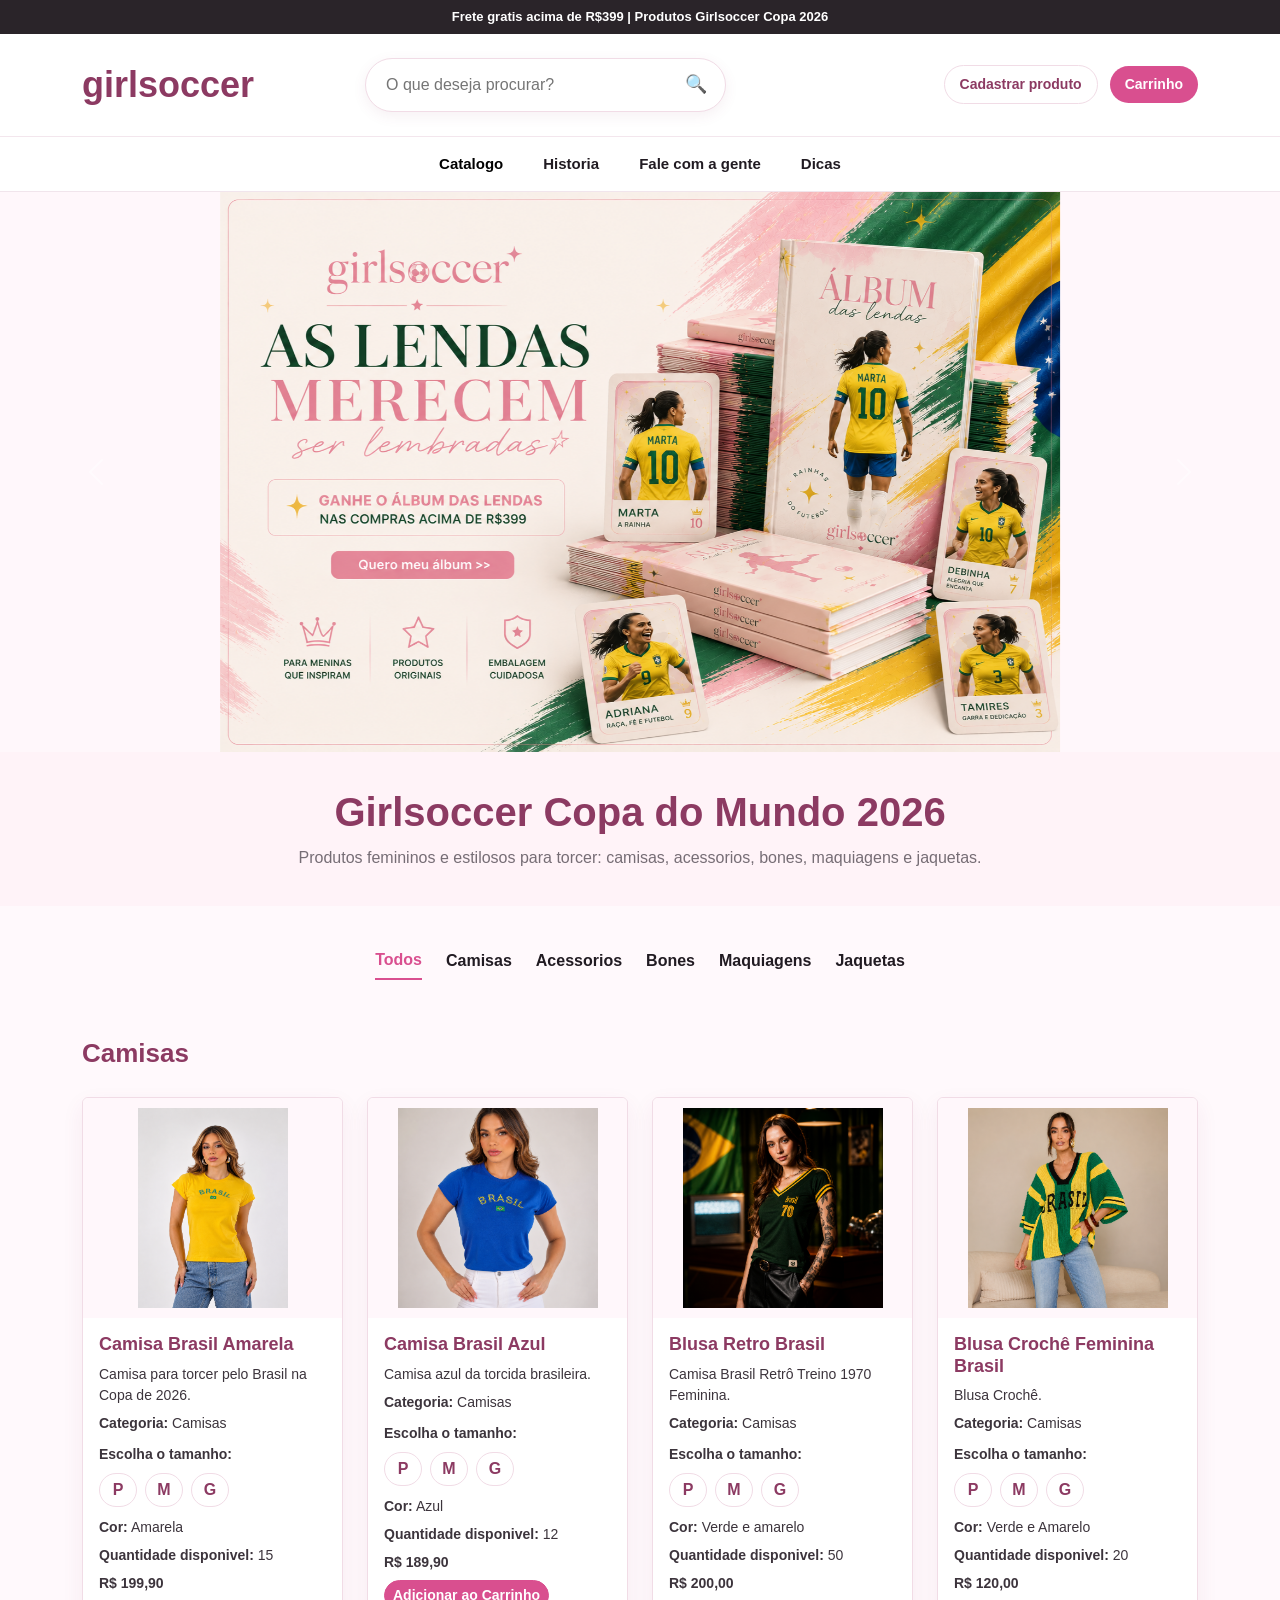
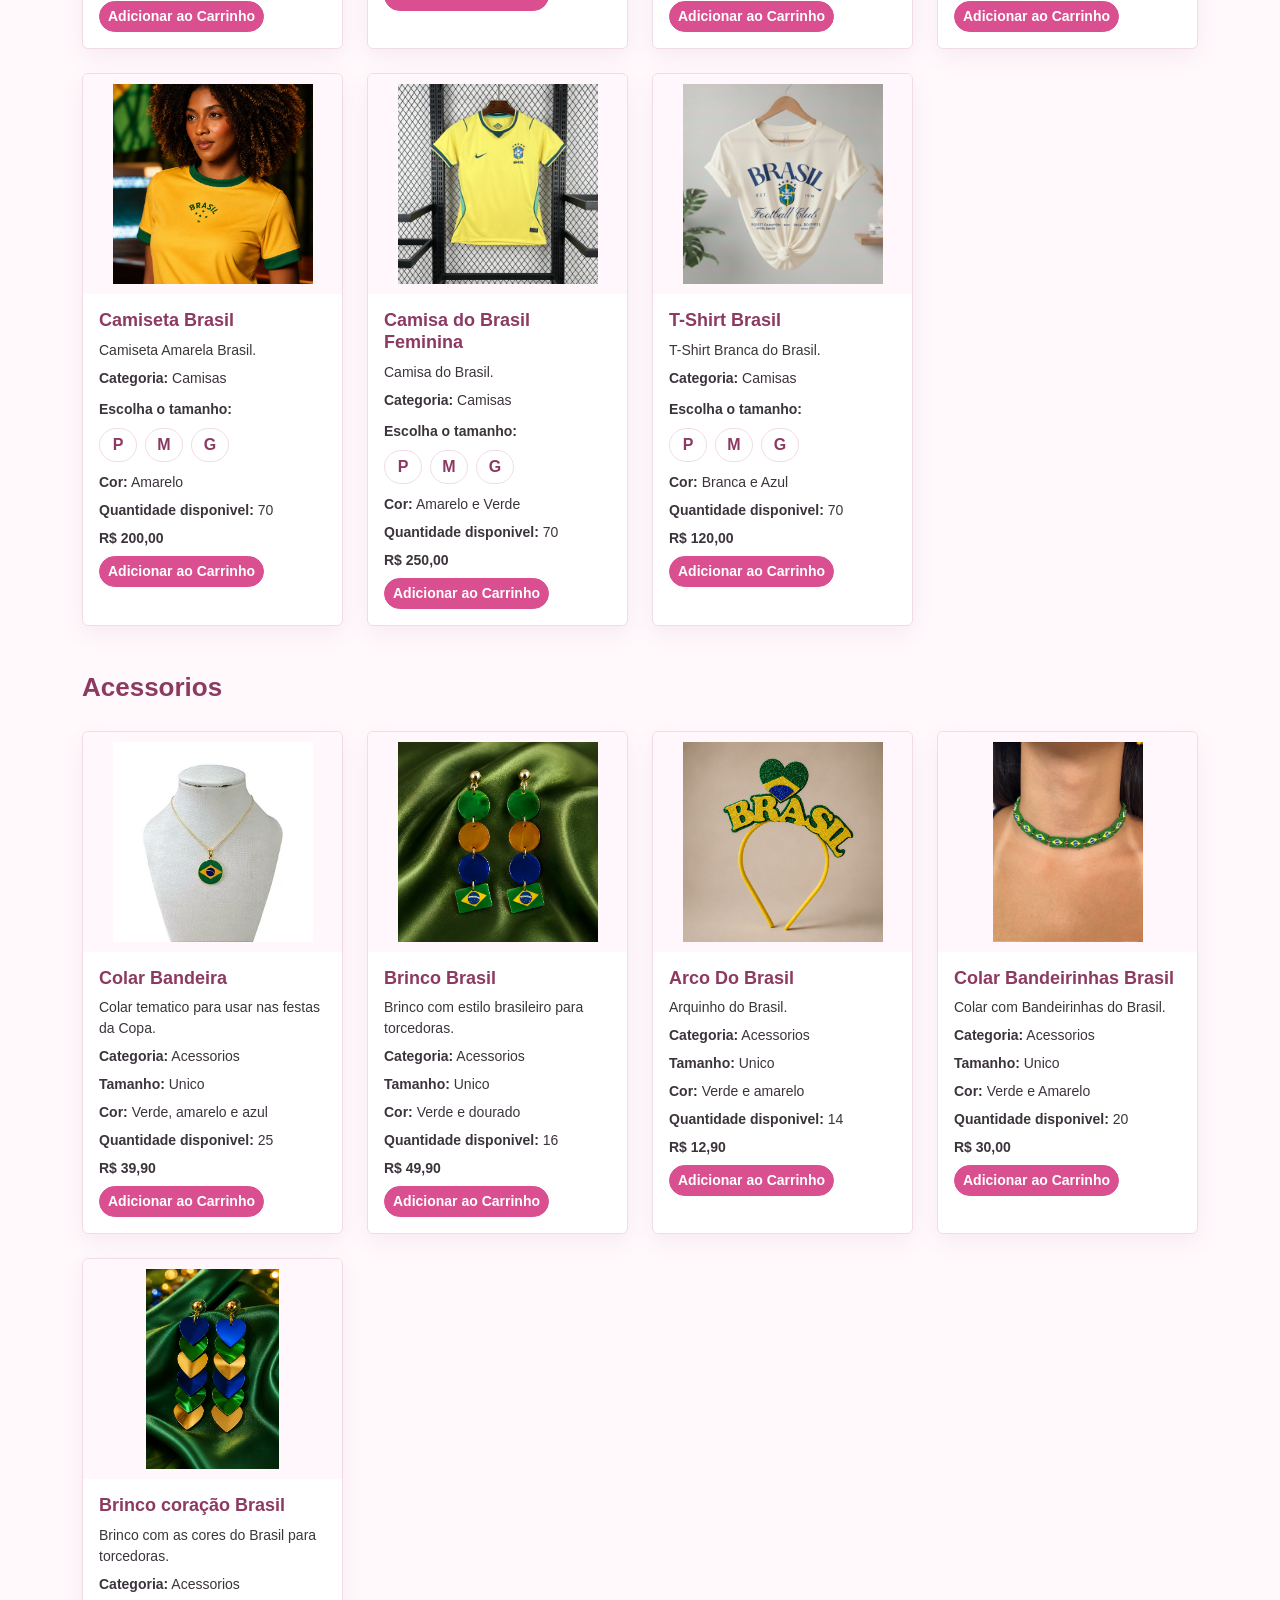
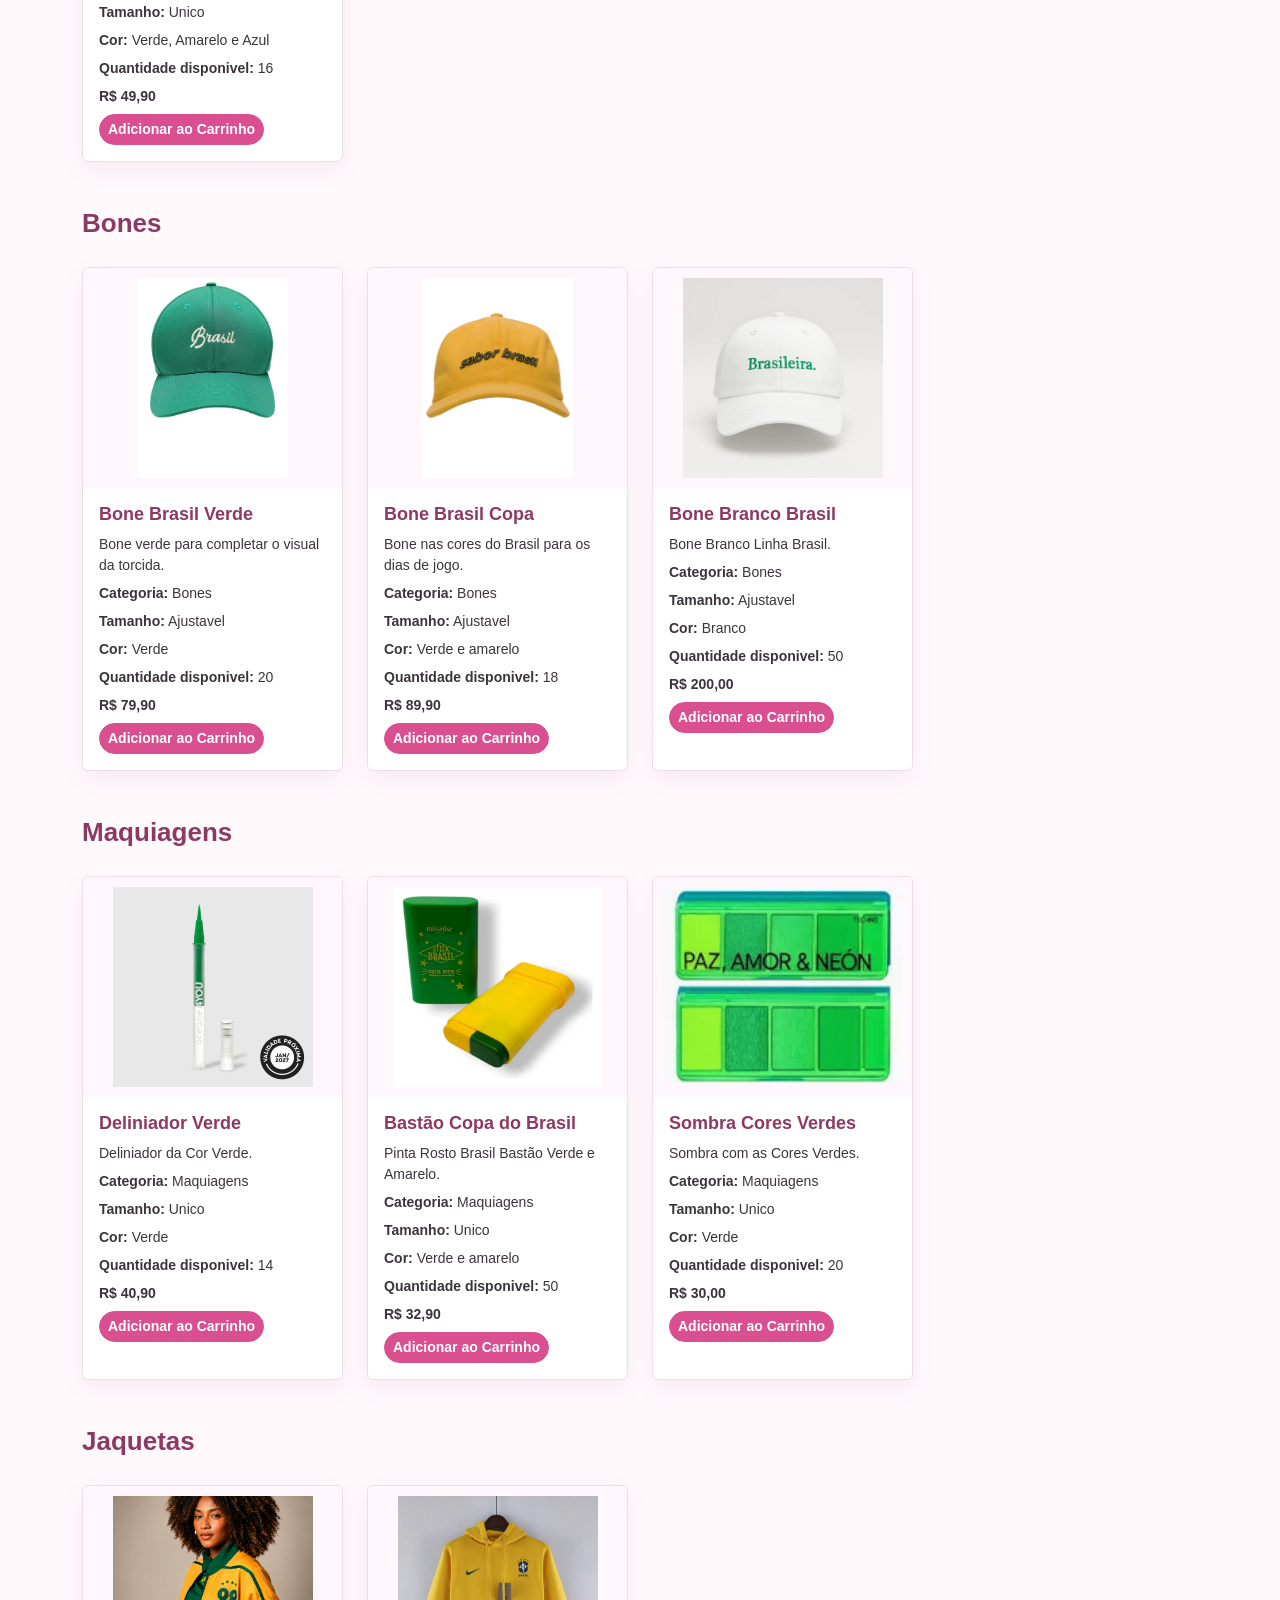
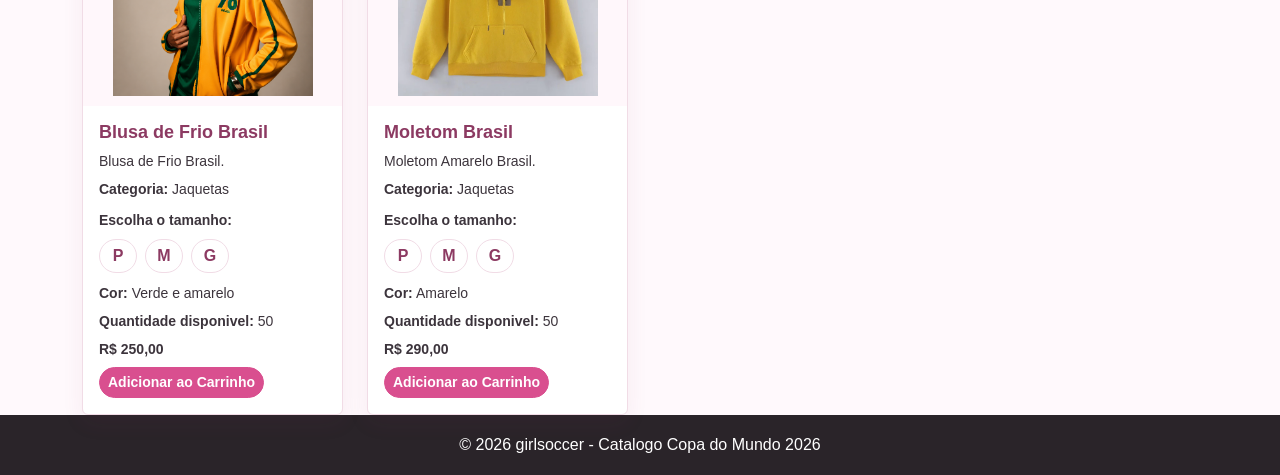
<file: index.html>
<!DOCTYPE html>
<html lang="pt-BR">

<head>
  <meta charset="UTF-8">
  <meta name="viewport" content="width=device-width, initial-scale=1.0">
  <title>Girlsoccer | Catalogo Copa 2026</title>

  <link href="https://cdn.jsdelivr.net/npm/bootstrap@5.3.3/dist/css/bootstrap.min.css" rel="stylesheet">
  <link rel="stylesheet" href="assets/css/styles.css">
</head>

<body>
  <header>
    <div class="topo-frete">
      Frete gratis acima de R$399 | Produtos Girlsoccer Copa 2026
    </div>

    <div class="cabecalho-loja">
      <div class="container">
        <div class="row align-items-center g-3">
          <div class="col-lg-3 text-center text-lg-start">
            <a class="logo-loja" href="index.html">Girlsoccer</a>
          </div>

          <div class="col-lg-4">
            <div class="caixa-busca">
              <input type="text" id="pesquisa" placeholder="O que deseja procurar?">
              <button type="button" onclick="mostrarProdutos()">🔍</button>
            </div>
          </div>

          <div class="col-lg-5">
            <div class="atalhos">
              <a href="cadastro.html" class="atalho-cadastro">Cadastrar produto</a>
              <button class="atalho-carrinho" type="button" data-bs-toggle="offcanvas" data-bs-target="#carrinhoLateral">
                Carrinho
              </button>
            </div>
          </div>
        </div>
      </div>
    </div>

    <nav class="navbar navbar-expand-lg navbar-light menu">
      <div class="container">
        <button class="navbar-toggler" type="button" data-bs-toggle="collapse" data-bs-target="#menuSite">
          <span class="navbar-toggler-icon"></span>
        </button>

        <div class="collapse navbar-collapse" id="menuSite">
          <ul class="navbar-nav mx-auto gap-lg-4">
            <li class="nav-item"><a class="nav-link active" href="index.html">Catalogo</a></li>
            <li class="nav-item"><a class="nav-link" href="menu1.html">Historia</a></li>
            <li class="nav-item"><a class="nav-link" href="menu2.html">Fale com a gente</a></li>
            <li class="nav-item"><a class="nav-link" href="menu3.html">Dicas</a></li>
          </ul>
        </div>
      </div>
    </nav>
  </header>

  <main>
    <section>
      <div id="carrosselBanner" class="carousel slide" data-bs-ride="carousel">
        <div class="carousel-inner">
          <div class="carousel-item active">
            <img src="assets/img/banner.png" class="d-block w-100 banner-img" alt="Banner Copa 2026">
          </div>
          <div class="carousel-item">
            <img src="assets/img/banner2.png" class="d-block w-100 banner-img" alt="Banner produtos Copa 2026">
          </div>
        </div>

      
        <button class="carousel-control-prev" type="button" data-bs-target="#carrosselBanner" data-bs-slide="prev">
          <span class="carousel-control-prev-icon"></span>
        </button>

        <button class="carousel-control-next" type="button" data-noq eu desejo rrosselBanner" data-bs-slide="next">
          <span class="carousel-control-next-icon"></span>
        </button>
      </div>
    </section>

    <section class="titulo">
      <div class="container">
        <h1>Girlsoccer Copa do Mundo 2026</h1>
        <p>Produtos femininos e estilosos para torcer: camisas, acessorios, bones, maquiagens e jaquetas.</p>
      </div>
    </section>

    <section class="container my-4">
      <div class="filtros-categorias">
        <button class="filtro-palavra ativo" data-categoria="todos">Todos</button>
        <button class="filtro-palavra" data-categoria="Camisas">Camisas</button>
        <button class="filtro-palavra" data-categoria="Acessorios">Acessorios</button>
        <button class="filtro-palavra" data-categoria="Bones">Bones</button>
        <button class="filtro-palavra" data-categoria="Maquiagens">Maquiagens</button>
        <button class="filtro-palavra" data-categoria="Jaquetas">Jaquetas</button>
      </div>
    </section>

    <section class="container">
      <div id="listaProdutos" class="row g-4"></div>
    </section>
  </main>

  <div class="offcanvas offcanvas-end" tabindex="-1" id="carrinhoLateral">
    <div class="offcanvas-header">
      <h2 class="offcanvas-title">Meu carrinho</h2>
      <button type="button" class="btn-close" data-bs-dismiss="offcanvas"></button>
    </div>
    <div class="offcanvas-body">
      <div class="carrinho">
        <div id="listaCarrinho"></div>

        <div class="checkout-carrinho">
          <div class="resumo-pedido">
            <h3>Resumo do pedido</h3>
            <div class="linha-resumo">
              <span>Subtotal</span>
              <strong id="subtotalCarrinho">R$ 0,00</strong>
            </div>
            <div class="linha-total">
              <span>Total do pedido</span>
              <strong id="total">R$ 0,00</strong>
            </div>
            <small>ou 6x sem juros no cartao de credito</small>
          </div>
        </div>

        <button class="btn btn-danger" onclick="limparCarrinho()">Limpar carrinho</button>
        <div id="paypal-button-container" class="mt-3"></div>
      </div>
    </div>
  </div>

  <footer>
    <p>&copy; 2026 girlsoccer - Catalogo Copa do Mundo 2026</p>
  </footer>

  <script src="https://cdn.jsdelivr.net/npm/bootstrap@5.3.3/dist/js/bootstrap.bundle.min.js"></script>
  <script src="https://www.paypal.com/sdk/js?client-id=test&currency=BRL"></script>
  <script src="assets/js/script.js"></script>
</body>

</html>
</file>
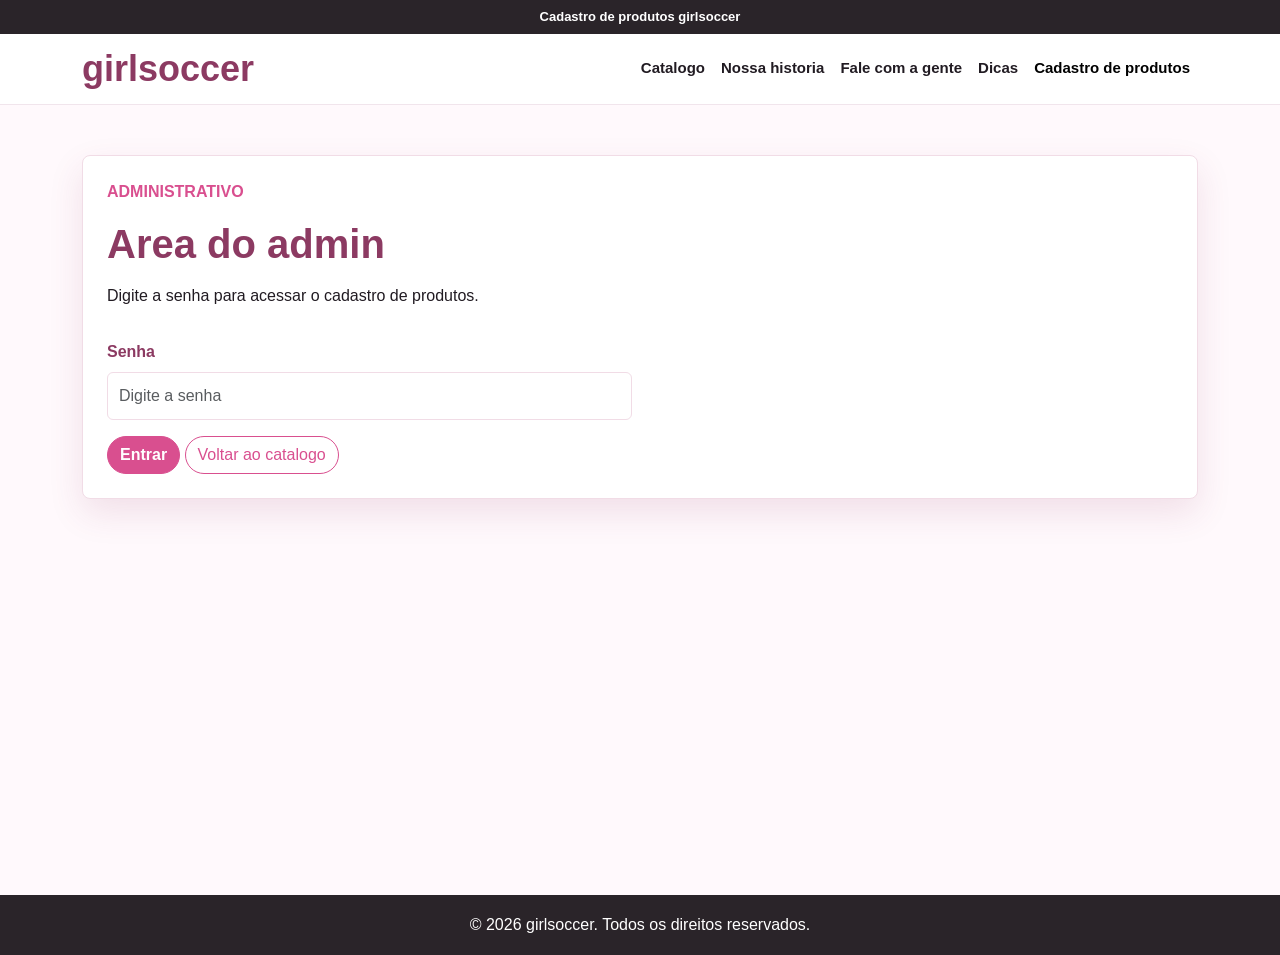
<file: cadastro.html>
<!DOCTYPE html>
<html lang="pt-BR">

<head>
  <meta charset="UTF-8">
  <meta name="viewport" content="width=device-width, initial-scale=1.0">
  <title>Cadastro de Produtos | girlsoccer</title>
  <link href="https://cdn.jsdelivr.net/npm/bootstrap@5.3.3/dist/css/bootstrap.min.css" rel="stylesheet">
  <link rel="stylesheet" href="assets/css/styles.css">
</head>

<body>
  <header>
    <div class="topo-frete">
      Cadastro de produtos girlsoccer
    </div>

    <nav class="navbar navbar-expand-lg navbar-light menu">
      <div class="container">
        <a class="logo-loja" href="index.html">girlsoccer</a>
        <button class="navbar-toggler" type="button" data-bs-toggle="collapse" data-bs-target="#menuPrincipal"
          aria-controls="menuPrincipal" aria-expanded="false" aria-label="Abrir menu">
          <span class="navbar-toggler-icon"></span>
        </button>
        <div class="collapse navbar-collapse" id="menuPrincipal">
          <ul class="navbar-nav ms-auto">
            <li class="nav-item"><a class="nav-link" href="index.html">Catalogo</a></li>
            <li class="nav-item"><a class="nav-link" href="menu1.html">Nossa historia</a></li>
            <li class="nav-item"><a class="nav-link" href="menu2.html">Fale com a gente</a></li>
            <li class="nav-item"><a class="nav-link" href="menu3.html">Dicas</a></li>
            <li class="nav-item"><a class="nav-link active" href="cadastro.html">Cadastro de produtos</a></li>
          </ul>
        </div>
      </div>
    </nav>
  </header>

  <main class="content-page">
    <div class="container">
      <section class="content-card" id="loginAdmin" aria-labelledby="tituloAdmin">
        <p class="tagline">Administrativo</p>
        <h1 id="tituloAdmin">Area do admin</h1>
        <p class="mt-3">Digite a senha para acessar o cadastro de produtos.</p>

        <form id="formAdmin" class="row g-3 mt-2">
          <div class="col-md-6">
            <label class="form-label" for="senhaAdmin">Senha</label>
            <input class="form-control" id="senhaAdmin" type="password" placeholder="Digite a senha">
          </div>
          <div class="col-12">
            <button class="btn btn-warning fw-bold" type="submit">Entrar</button>
            <a class="btn btn-outline-success" href="index.html">Voltar ao catalogo</a>
          </div>
        </form>
      </section>

      <section class="content-card d-none" id="areaCadastro" aria-labelledby="tituloCadastro">
        <p class="tagline">Administrativo</p>
        <h1 id="tituloCadastro">Cadastro de produtos</h1>
        <p class="mt-3">Cadastre um novo produto. Ele sera salvo no navegador com LocalStorage e aparecera no catalogo.</p>
        <form id="formProduto" class="row g-3 mt-2">
          <div class="col-md-6">
            <label class="form-label" for="nome">Nome do produto</label>
            <input class="form-control" id="nome" type="text" placeholder="Camisa Brasil 2026">
          </div>
          <div class="col-md-6">
            <label class="form-label" for="categoria">Categoria</label>
            <select class="form-select" id="categoria">
              <option>Camisas</option>
              <option>Acessorios</option>
              <option>Bones</option>
              <option>Maquiagens</option>
              <option>Jaquetas</option>
            </select>
          </div>
          <div class="col-md-4">
            <label class="form-label" for="preco">Preco</label>
            <input class="form-control" id="preco" type="number" min="0" step="0.01" placeholder="199.90">
          </div>
          <div class="col-md-4">
            <label class="form-label" for="tamanho">Tamanho</label>
            <input class="form-control" id="tamanho" type="text" placeholder="P, M, G">
          </div>
          <div class="col-md-4">
            <label class="form-label" for="cor">Cor</label>
            <input class="form-control" id="cor" type="text" placeholder="Amarela">
          </div>
          <div class="col-md-6">
            <label class="form-label" for="quantidade">Quantidade disponivel</label>
            <input class="form-control" id="quantidade" type="number" min="0" placeholder="15">
          </div>
          <div class="col-md-6">
            <label class="form-label" for="imagem">Imagem do produto</label>
            <input class="form-control" id="imagem" type="text" placeholder="assets/img/camisa.png">
          </div>
          <div class="col-12">
            <label class="form-label" for="descricao">Descricao</label>
            <textarea class="form-control" id="descricao" rows="4" placeholder="Descricao do produto"></textarea>
          </div>
          <div class="col-12">
            <button class="btn btn-warning fw-bold" type="submit">Salvar produto</button>
            <a class="btn btn-outline-success" href="index.html">Ver catalogo</a>
          </div>
        </form>
      </section>
    </div>
  </main>

  <footer class="site-footer">
    <div class="container">
      <p>&copy; 2026 girlsoccer. Todos os direitos reservados.</p>
    </div>
  </footer>

  <script src="https://cdn.jsdelivr.net/npm/bootstrap@5.3.3/dist/js/bootstrap.bundle.min.js"></script>
  <script src="assets/js/cadastro.js"></script>
</body>

</html>
</file>
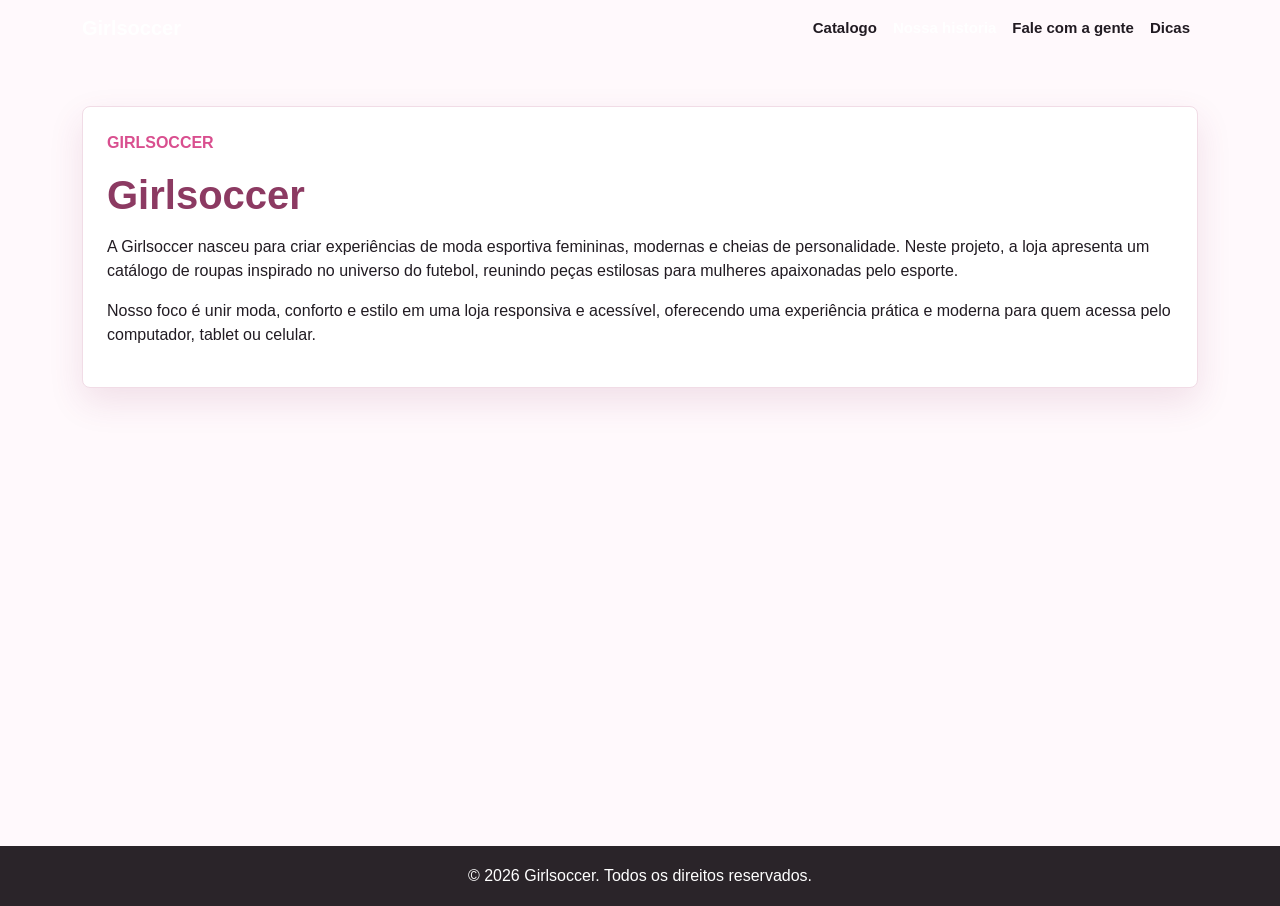
<file: menu1.html>
<!DOCTYPE html>
<html lang="pt-BR">

<head>
  <meta charset="UTF-8">
  <meta name="viewport" content="width=device-width, initial-scale=1.0">
  <title>Nossa Historia | Girlsoccer</title>
  <link href="https://cdn.jsdelivr.net/npm/bootstrap@5.3.3/dist/css/bootstrap.min.css" rel="stylesheet">
  <link rel="stylesheet" href="assets/css/styles.css">
</head>

<body>
  <header class="site-header sticky-top">
    <nav class="navbar navbar-expand-lg navbar-dark">
      <div class="container">
        <a class="navbar-brand fw-bold" href="index.html">Girlsoccer</a>
        <button class="navbar-toggler" type="button" data-bs-toggle="collapse" data-bs-target="#menuPrincipal"
          aria-controls="menuPrincipal" aria-expanded="false" aria-label="Abrir menu">
          <span class="navbar-toggler-icon"></span>
        </button>
        <div class="collapse navbar-collapse" id="menuPrincipal">
          <ul class="navbar-nav ms-auto">
            <li class="nav-item"><a class="nav-link" href="index.html">Catalogo</a></li>
            <li class="nav-item"><a class="nav-link active" href="menu1.html">Nossa historia</a></li>
            <li class="nav-item"><a class="nav-link" href="menu2.html">Fale com a gente</a></li>
            <li class="nav-item"><a class="nav-link" href="menu3.html">Dicas</a></li>
          </ul>
        </div>
      </div>
    </nav>
  </header>

  <main class="content-page">
    <div class="container">
      <section class="content-card">
        <p class="tagline">Girlsoccer</p>
        <h1>Girlsoccer</h1>
        <p class="mt-3">A Girlsoccer nasceu para criar experiências de moda esportiva femininas, modernas e cheias de personalidade. 
          Neste projeto, a loja apresenta um catálogo de roupas inspirado no universo do futebol, reunindo peças estilosas para mulheres apaixonadas pelo esporte.</p>
        <p>Nosso foco é unir moda, conforto e estilo em uma loja responsiva e acessível, oferecendo uma experiência prática e moderna para quem acessa pelo computador, tablet ou celular.
      </section>
    </div>
  </main>

  <footer class="site-footer">
    <div class="container">
      <p>&copy; 2026 Girlsoccer. Todos os direitos reservados.</p>
    </div>
  </footer>

  <script src="https://cdn.jsdelivr.net/npm/bootstrap@5.3.3/dist/js/bootstrap.bundle.min.js"></script>
</body>

</html>
</file>
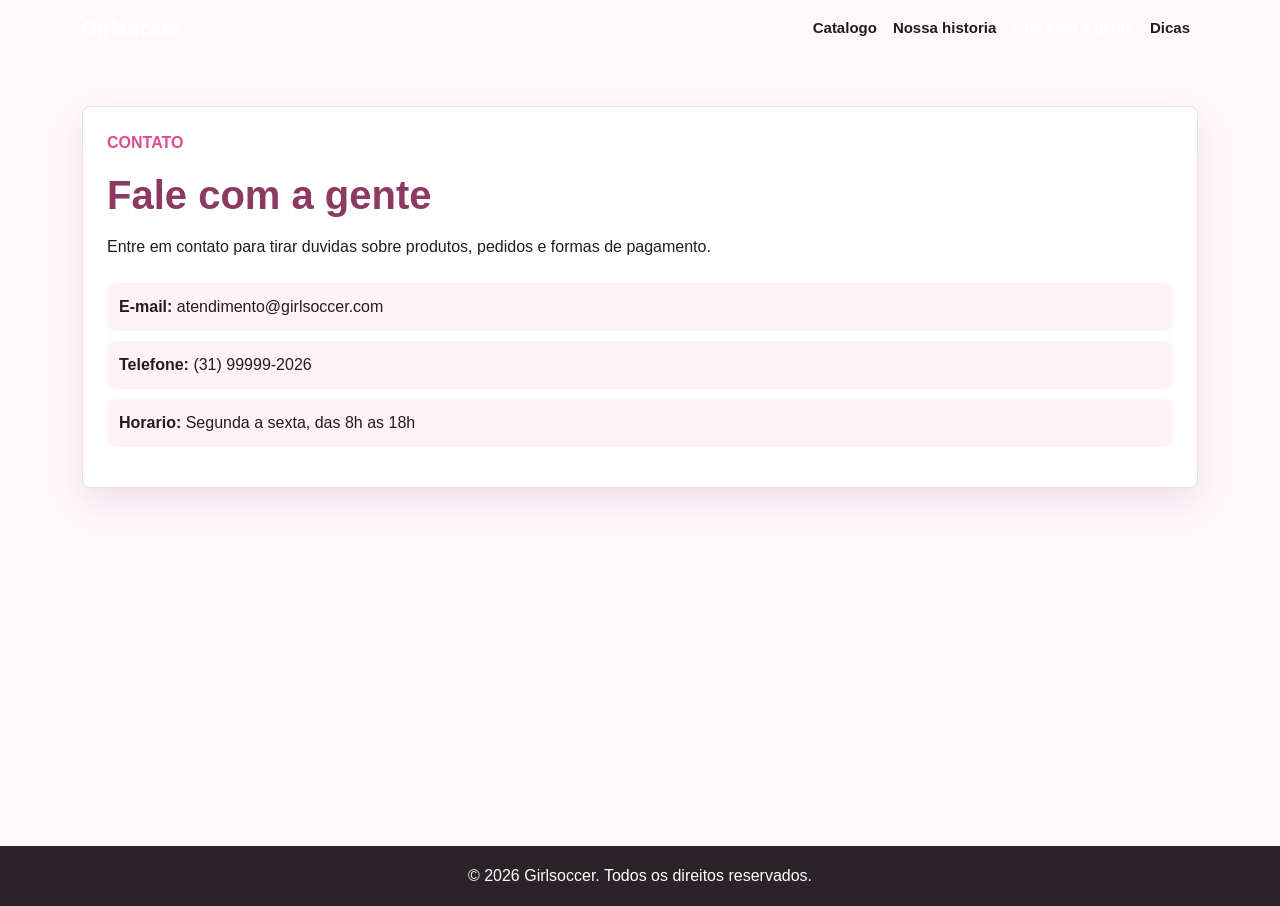
<file: menu2.html>
<!DOCTYPE html>
<html lang="pt-BR">

<head>
  <meta charset="UTF-8">
  <meta name="viewport" content="width=device-width, initial-scale=1.0">
  <title>Fale Com a Gente | Girlsoccer</title>
  <link href="https://cdn.jsdelivr.net/npm/bootstrap@5.3.3/dist/css/bootstrap.min.css" rel="stylesheet">
  <link rel="stylesheet" href="assets/css/styles.css">
</head>

<body>
  <header class="site-header sticky-top">
    <nav class="navbar navbar-expand-lg navbar-dark">
      <div class="container">
        <a class="navbar-brand fw-bold" href="index.html">Girlsoccer</a>
        <button class="navbar-toggler" type="button" data-bs-toggle="collapse" data-bs-target="#menuPrincipal"
          aria-controls="menuPrincipal" aria-expanded="false" aria-label="Abrir menu">
          <span class="navbar-toggler-icon"></span>
        </button>
        <div class="collapse navbar-collapse" id="menuPrincipal">
          <ul class="navbar-nav ms-auto">
            <li class="nav-item"><a class="nav-link" href="index.html">Catalogo</a></li>
            <li class="nav-item"><a class="nav-link" href="menu1.html">Nossa historia</a></li>
            <li class="nav-item"><a class="nav-link active" href="menu2.html">Fale com a gente</a></li>
            <li class="nav-item"><a class="nav-link" href="menu3.html">Dicas</a></li>
          </ul>
        </div>
      </div>
    </nav>
  </header>

  <main class="content-page">
    <div class="container">
      <section class="content-card">
        <p class="tagline">Contato</p>
        <h1>Fale com a gente</h1>
        <p class="mt-3">Entre em contato para tirar duvidas sobre produtos, pedidos e formas de pagamento.</p>
        <ul class="contact-list mt-4">
          <li><strong>E-mail:</strong> atendimento@girlsoccer.com</li>
          <li><strong>Telefone:</strong> (31) 99999-2026</li>
          <li><strong>Horario:</strong> Segunda a sexta, das 8h as 18h</li>
        </ul>
      </section>
    </div>
  </main>

  <footer class="site-footer">
    <div class="container">
      <p>&copy; 2026 Girlsoccer. Todos os direitos reservados.</p>
    </div>
  </footer>

  <script src="https://cdn.jsdelivr.net/npm/bootstrap@5.3.3/dist/js/bootstrap.bundle.min.js"></script>
</body>

</html>
</file>
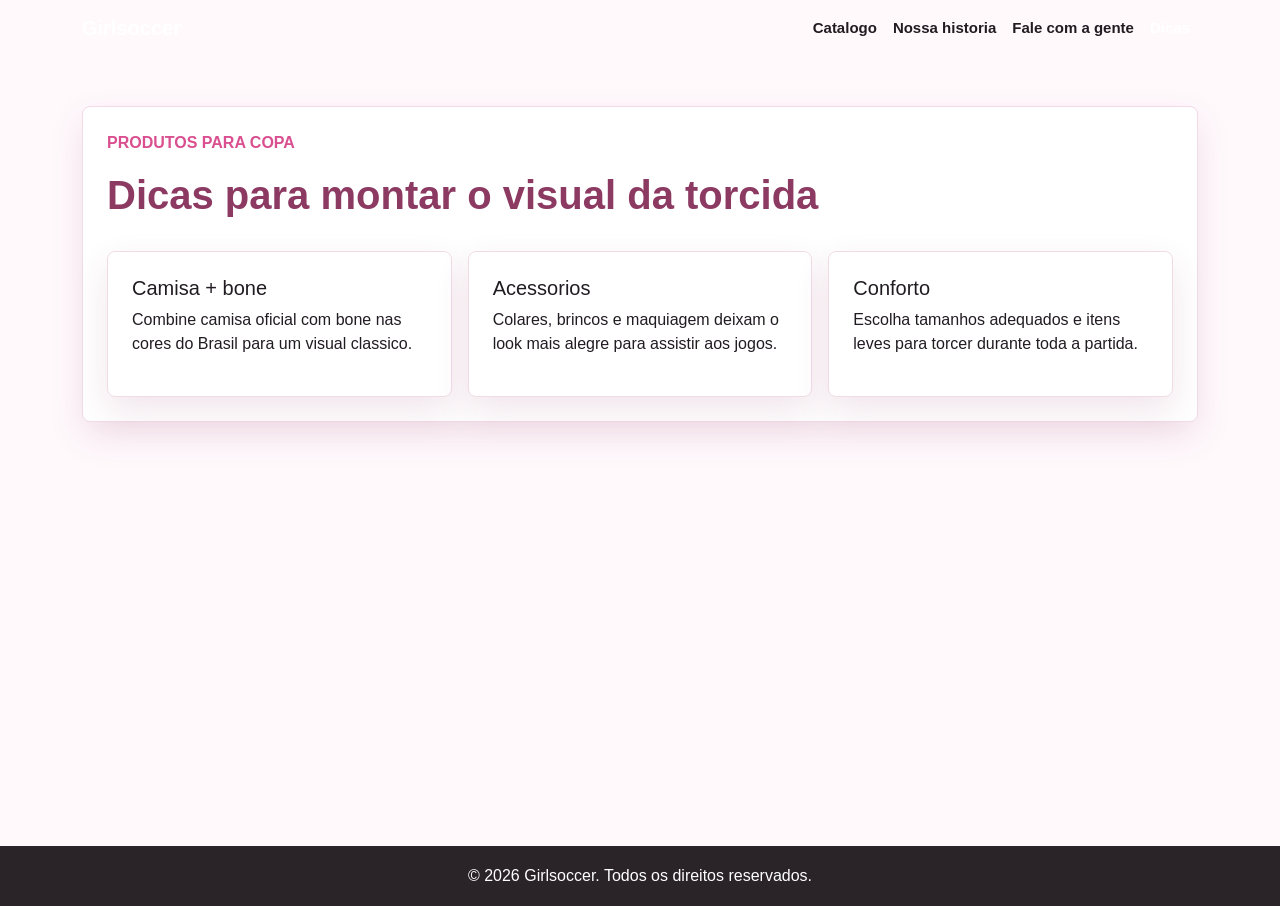
<file: menu3.html>
<!DOCTYPE html>
<html lang="pt-BR">

<head>
  <meta charset="UTF-8">
  <meta name="viewport" content="width=device-width, initial-scale=1.0">
  <title>Dicas Copa 2026 | Girlsoccer</title>
  <link href="https://cdn.jsdelivr.net/npm/bootstrap@5.3.3/dist/css/bootstrap.min.css" rel="stylesheet">
  <link rel="stylesheet" href="assets/css/styles.css">
</head>

<body>
  <header class="site-header sticky-top">
    <nav class="navbar navbar-expand-lg navbar-dark">
      <div class="container">
        <a class="navbar-brand fw-bold" href="index.html">Girlsoccer</a>
        <button class="navbar-toggler" type="button" data-bs-toggle="collapse" data-bs-target="#menuPrincipal"
          aria-controls="menuPrincipal" aria-expanded="false" aria-label="Abrir menu">
          <span class="navbar-toggler-icon"></span>
        </button>
        <div class="collapse navbar-collapse" id="menuPrincipal">
          <ul class="navbar-nav ms-auto">
            <li class="nav-item"><a class="nav-link" href="index.html">Catalogo</a></li>
            <li class="nav-item"><a class="nav-link" href="menu1.html">Nossa historia</a></li>
            <li class="nav-item"><a class="nav-link" href="menu2.html">Fale com a gente</a></li>
            <li class="nav-item"><a class="nav-link active" href="menu3.html">Dicas</a></li>
          </ul>
        </div>
      </div>
    </nav>
  </header>

  <main class="content-page">
    <div class="container">
      <section class="content-card">
        <p class="tagline">Produtos para Copa</p>
        <h1>Dicas para montar o visual da torcida</h1>
        <div class="row g-3 mt-3">
          <div class="col-md-4">
            <div class="tip-item h-100">
              <h2 class="h5">Camisa + bone</h2>
              <p>Combine camisa oficial com bone nas cores do Brasil para um visual classico.</p>
            </div>
          </div>
          <div class="col-md-4">
            <div class="tip-item h-100">
              <h2 class="h5">Acessorios</h2>
              <p>Colares, brincos e maquiagem deixam o look mais alegre para assistir aos jogos.</p>
            </div>
          </div>
          <div class="col-md-4">
            <div class="tip-item h-100">
              <h2 class="h5">Conforto</h2>
              <p>Escolha tamanhos adequados e itens leves para torcer durante toda a partida.</p>
            </div>
          </div>
        </div>
      </section>
    </div>
  </main>

  <footer class="site-footer">
    <div class="container">
      <p>&copy; 2026 Girlsoccer. Todos os direitos reservados.</p>
    </div>
  </footer>

  <script src="https://cdn.jsdelivr.net/npm/bootstrap@5.3.3/dist/js/bootstrap.bundle.min.js"></script>
</body>

</html>
</file>
<file: assets/css/styles.css>
:root {
  --rosa: #d94f8f;
  --rosa-claro: #fff3f8;
  --rosa-medio: #f8cfe0;
  --rosa-escuro: #8c3a62;
  --preto: #252226;
  --texto: #211b22;
  --cinza: #766d75;
  --borda: #f1dce6;
  --branco: #ffffff;
}

* {
  box-sizing: border-box;
}

body {
  margin: 0;
  font-family: Arial, Helvetica, sans-serif;
  color: var(--texto);
  background-color: #fff9fc;
}

.topo-frete {
  background-color: #2a2429;
  color: white;
  padding: 7px;
  text-align: center;
  font-size: 13px;
  font-weight: bold;
}

.cabecalho-loja {
  background-color: var(--branco);
  padding: 24px 0;
  border-bottom: 1px solid #f3e6ed;
}

.logo-loja {
  color: var(--rosa-escuro);
  font-size: 36px;
  font-weight: 900;
  text-decoration: none;
  letter-spacing: 0;
  text-transform: lowercase;
}

.logo-loja:hover {
  color: var(--rosa);
}

.caixa-busca {
  display: flex;
  align-items: center;
  overflow: hidden;
  background-color: white;
  border: 1px solid var(--borda);
  border-radius: 40px;
  box-shadow: 0 4px 14px rgba(140, 58, 98, 0.08);
}

.caixa-busca input {
  width: 100%;
  border: 0;
  outline: none;
  padding: 14px 20px;
  background: transparent;
}

.caixa-busca button {
  border: 0;
  background: transparent;
  padding: 0 18px;
  font-size: 18px;
}

.atalhos {
  display: flex;
  justify-content: flex-end;
  align-items: center;
  gap: 12px;
  color: #2d2830;
  font-size: 14px;
}

.atalho-cadastro {
  color: var(--rosa-escuro);
  border: 1px solid var(--borda);
  border-radius: 999px;
  padding: 8px 15px;
  text-decoration: none;
  font-weight: bold;
  background-color: white;
}

.atalho-cadastro:hover {
  color: white;
  background-color: var(--rosa-escuro);
}

.atalho-carrinho {
  border: 0;
  color: white;
  background-color: var(--rosa);
  border-radius: 999px;
  padding: 8px 15px;
  text-decoration: none;
  font-weight: bold;
}

.atalho-carrinho:hover {
  background-color: var(--rosa-escuro);
  color: white;
}

.menu {
  background-color: white;
  border-bottom: 1px solid #f1e5ec;
}

.nav-link {
  color: #211b22;
  font-weight: 700;
  font-size: 15px;
}

.nav-link:hover,
.nav-link.active {
  color: var(--rosa);
}

.carousel {
  background-color: #fff7fb;
  width: 100%;
  overflow: hidden;
}

.banner-img {
  width: 100%;
  height: 560px;
  object-fit: contain;
  object-position: center;
}

.titulo {
  background-color: var(--rosa-claro);
  color: var(--texto);
  padding: 36px 0;
  text-align: center;
}

.titulo h1 {
  margin-bottom: 10px;
  font-weight: 900;
  color: var(--rosa-escuro);
}

.titulo p {
  margin: 0;
  color: var(--cinza);
}

.filtros-categorias {
  display: flex;
  justify-content: center;
  flex-wrap: wrap;
  gap: 24px;
  padding: 12px 0;
}

.filtro-palavra {
  border: 0;
  background: transparent;
  color: #211b22;
  font-size: 16px;
  font-weight: 800;
  padding: 6px 0;
}

.filtro-palavra:hover,
.filtro-palavra.ativo {
  color: var(--rosa);
  border-bottom: 2px solid var(--rosa);
}

.titulo-categoria {
  margin: 22px 0 4px;
  color: var(--rosa-escuro);
  font-size: 26px;
  font-weight: 900;
}

.form-label {
  color: var(--rosa-escuro);
  font-weight: bold;
}

.form-select,
.form-control {
  border: 1px solid var(--borda);
  border-radius: 6px;
  padding: 11px;
  background-color: white;
}

.form-select:focus,
.form-control:focus {
  border-color: var(--rosa);
  box-shadow: 0 0 0 4px rgba(232, 93, 158, 0.18);
}

.card {
  height: 100%;
  overflow: hidden;
  border: 1px solid var(--borda);
  border-radius: 6px;
  background-color: white;
  box-shadow: 0 8px 22px rgba(143, 40, 93, 0.07);
  transition: 0.2s;
}

.card:hover {
  transform: translateY(-2px);
  box-shadow: 0 12px 28px rgba(143, 40, 93, 0.11);
}

.card img {
  height: 220px;
  object-fit: contain;
  background-color: #fff7fb;
  padding: 10px;
}

.card-body {
  padding: 16px;
}

.card-title {
  color: var(--rosa-escuro);
  font-size: 18px;
  font-weight: 800;
}

.card-text,
.card p {
  color: #3c343c;
  font-size: 14px;
  margin-bottom: 7px;
}

.preco {
  color: var(--rosa);
  font-size: 21px;
  font-weight: 800;
}

.seletor-tamanho {
  margin: 10px 0;
}

.seletor-tamanho p {
  margin-bottom: 8px;
}

.opcoes-tamanho {
  display: flex;
  gap: 8px;
  flex-wrap: wrap;
}

.opcao-tamanho input {
  display: none;
}

.opcao-tamanho span {
  display: inline-flex;
  align-items: center;
  justify-content: center;
  min-width: 38px;
  height: 34px;
  border: 1px solid var(--borda);
  border-radius: 999px;
  color: var(--rosa-escuro);
  background-color: white;
  font-weight: 800;
  cursor: pointer;
  transition: 0.2s;
}

.opcao-tamanho span:hover,
.opcao-tamanho input:checked + span {
  color: white;
  border-color: var(--rosa);
  background-color: var(--rosa);
}

.btn-outline-success {
  color: var(--rosa);
  border-color: var(--rosa);
}

.btn-outline-success:hover {
  background-color: var(--rosa);
  border-color: var(--rosa);
}

.btn-warning {
  background-color: var(--rosa);
  border-color: var(--rosa);
  color: white;
  font-weight: bold;
  border-radius: 999px;
}

.btn-outline-success {
  border-radius: 999px;
}

.btn-warning:hover {
  background-color: var(--rosa-escuro);
  border-color: var(--rosa-escuro);
  color: white;
}

#carrinhoLateral {
  width: min(1180px, 96vw);
}

.carrinho {
  background-color: white;
  padding: 0;
}

.carrinho h2 {
  color: var(--rosa-escuro);
  font-weight: 900;
}

#listaCarrinho {
  border: 1px solid #dddddd;
  border-radius: 10px;
  padding: 24px;
}

#listaCarrinho::before {
  content: "Meu carrinho";
  display: block;
  margin-bottom: 20px;
  padding-bottom: 16px;
  border-bottom: 1px solid #dddddd;
  color: black;
  font-size: 20px;
  font-weight: 900;
}

#total {
  color: black;
}

.carrinho-vazio {
  display: grid;
  gap: 6px;
  padding: 20px;
  text-align: center;
  color: var(--cinza);
  background-color: white;
  border: 1px dashed var(--rosa-medio);
  border-radius: 8px;
}

.carrinho-vazio strong {
  color: var(--rosa-escuro);
}

.item-carrinho {
  display: grid;
  grid-template-columns: 120px 1fr auto;
  align-items: center;
  gap: 28px;
  margin-bottom: 0;
  padding: 16px 0;
  background-color: white;
  border: 0;
  border-radius: 0;
}

.item-carrinho img {
  width: 120px;
  height: 120px;
  object-fit: contain;
  padding: 0;
  background-color: #f7f7f7;
  border-radius: 0;
}

.item-carrinho-info {
  display: grid;
  gap: 3px;
}

.item-carrinho-info strong {
  color: black;
}

.item-carrinho-info span {
  color: #4b5563;
  font-size: 14px;
}

.item-carrinho-acoes {
  display: grid;
  grid-template-columns: 90px 140px auto;
  align-items: center;
  gap: 22px;
}

.item-carrinho-acoes strong {
  color: black;
  text-align: right;
  font-size: 17px;
}

.controle-quantidade {
  display: grid;
  grid-template-columns: 30px 32px 30px;
  border: 1px solid #d8d8d8;
  border-radius: 4px;
  overflow: hidden;
}

.controle-quantidade button {
  width: 30px;
  height: 32px;
  border: 0;
  color: #666666;
  background-color: #f2f2f2;
  font-size: 16px;
}

.controle-quantidade input {
  width: 32px;
  height: 32px;
  border: 1px solid #d8d8d8;
  border-top: 0;
  border-bottom: 0;
  border-radius: 4px;
  padding: 0;
  text-align: center;
}

.btn-remover {
  border: 0;
  border-radius: 0;
  padding: 7px 0;
  color: #666666;
  background-color: transparent;
  font-size: 12px;
  font-weight: bold;
}

.btn-remover:hover {
  color: black;
  background-color: transparent;
}

.checkout-carrinho {
  display: grid;
  grid-template-columns: minmax(280px, 520px);
  justify-content: end;
  margin-top: 16px;
}

.resumo-pedido {
  border: 1px solid #dddddd;
  border-radius: 10px;
  padding: 24px;
}

.resumo-pedido h3 {
  margin-bottom: 16px;
  padding-bottom: 12px;
  border-bottom: 1px solid #dddddd;
  color: black;
  font-size: 20px;
  font-weight: 900;
}

.linha-resumo,
.linha-total {
  display: flex;
  justify-content: space-between;
  align-items: center;
  gap: 16px;
  margin-bottom: 14px;
  color: black;
}

.linha-total {
  margin-top: 16px;
  padding-top: 18px;
  border-top: 1px solid #dddddd;
  font-weight: 900;
}

.linha-total strong {
  font-size: 22px;
}

.resumo-pedido small {
  display: block;
  text-align: right;
  color: black;
}

.carrinho .btn-danger {
  width: auto;
  margin-top: 16px;
  border: 0;
  border-radius: 4px;
  padding: 10px 14px;
  background-color: #2a2429;
  font-weight: bold;
}

.carrinho .btn-danger:hover {
  background-color: var(--rosa-escuro);
}

.notificacao-carrinho {
  position: fixed;
  top: 20px;
  right: 20px;
  z-index: 2000;
  width: min(380px, calc(100vw - 32px));
  padding: 22px 24px;
  background-color: white;
  box-shadow: 0 18px 45px rgba(0, 0, 0, 0.25);
  opacity: 0;
  pointer-events: none;
  transform: translateY(-12px);
  transition: 0.2s;
}

.notificacao-carrinho.ativa {
  opacity: 1;
  pointer-events: auto;
  transform: translateY(0);
}

.notificacao-cabecalho {
  display: grid;
  grid-template-columns: auto 1fr auto;
  align-items: center;
  gap: 10px;
  margin-bottom: 24px;
  color: black;
}

.icone-sucesso {
  display: inline-flex;
  align-items: center;
  justify-content: center;
  width: 20px;
  height: 20px;
  color: #168754;
  border: 1px solid #168754;
  border-radius: 50%;
  font-size: 13px;
  font-weight: bold;
}

.notificacao-cabecalho button {
  border: 0;
  background-color: transparent;
  color: black;
  font-size: 34px;
  line-height: 1;
}

.notificacao-produto {
  display: grid;
  grid-template-columns: 100px 1fr;
  gap: 16px;
  margin-bottom: 28px;
}

.notificacao-produto img {
  width: 100px;
  height: 100px;
  object-fit: contain;
  background-color: #f6f6f6;
}

.notificacao-produto div {
  display: grid;
  align-content: start;
  gap: 4px;
  color: #555555;
}

.notificacao-produto strong,
.notificacao-produto b {
  color: black;
}

.btn-ver-carrinho {
  width: 100%;
  border: 0;
  border-radius: 999px;
  padding: 16px;
  color: white;
  background-color: black;
  font-weight: 900;
}

.btn-ver-carrinho:hover {
  background-color: var(--rosa-escuro);
}

footer {
  background-color: #2a2429;
  color: white;
  text-align: center;
  padding: 18px;
}

footer p {
  margin: 0;
}

.content-page {
  min-height: calc(100vh - 110px);
  padding: 50px 0;
}

.content-card,
.tip-item {
  background-color: white;
  border: 1px solid var(--borda);
  border-radius: 8px;
  padding: 24px;
  box-shadow: 0 14px 35px rgba(143, 40, 93, 0.12);
}

.content-card h1 {
  color: var(--rosa-escuro);
  font-weight: 900;
}

.tagline {
  color: var(--rosa);
  font-weight: bold;
  text-transform: uppercase;
}

.contact-list {
  list-style: none;
  padding: 0;
}

.contact-list li {
  background-color: var(--rosa-claro);
  margin-bottom: 10px;
  padding: 12px;
  border-radius: 8px;
}

@media (max-width: 992px) {
  .atalhos {
    justify-content: center;
    flex-wrap: wrap;
  }

  .logo-loja {
    font-size: 32px;
  }
}

@media (max-width: 768px) {
  .cabecalho-loja {
    padding: 18px 0;
  }

  .banner-img {
    height: 330px;
    object-fit: contain;
  }

  .titulo {
    padding: 26px 0;
  }

  .item-carrinho {
    grid-template-columns: 70px 1fr;
    gap: 10px;
    padding: 12px 0;
  }

  .item-carrinho img {
    width: 70px;
    height: 70px;
  }

  .item-carrinho-acoes {
    grid-column: 1 / -1;
    grid-template-columns: 82px 1fr auto;
    gap: 8px;
    margin-top: 6px;
  }

  .item-carrinho-acoes strong {
    font-size: 14px;
  }

  .item-carrinho-info strong,
  .item-carrinho-info span {
    font-size: 13px;
  }

  #listaCarrinho {
    padding: 14px;
  }

  .controle-quantidade {
    grid-template-columns: 26px 30px 26px;
  }

  .controle-quantidade button {
    width: 26px;
    height: 30px;
  }

  .controle-quantidade input {
    width: 30px;
    height: 30px;
  }

  .btn-remover {
    font-size: 11px;
  }

  .notificacao-carrinho {
    top: 10px;
    right: 10px;
    left: 10px;
    width: auto;
    padding: 18px;
  }

  .notificacao-produto {
    grid-template-columns: 78px 1fr;
    gap: 12px;
    margin-bottom: 20px;
  }

  .notificacao-produto img {
    width: 78px;
    height: 78px;
  }

  .notificacao-produto strong,
  .notificacao-produto span,
  .notificacao-produto b {
    font-size: 14px;
  }

  .checkout-carrinho {
    grid-template-columns: 1fr;
    display: grid;
  }

  .checkout-carrinho {
    justify-content: stretch;
  }
}
</file>
